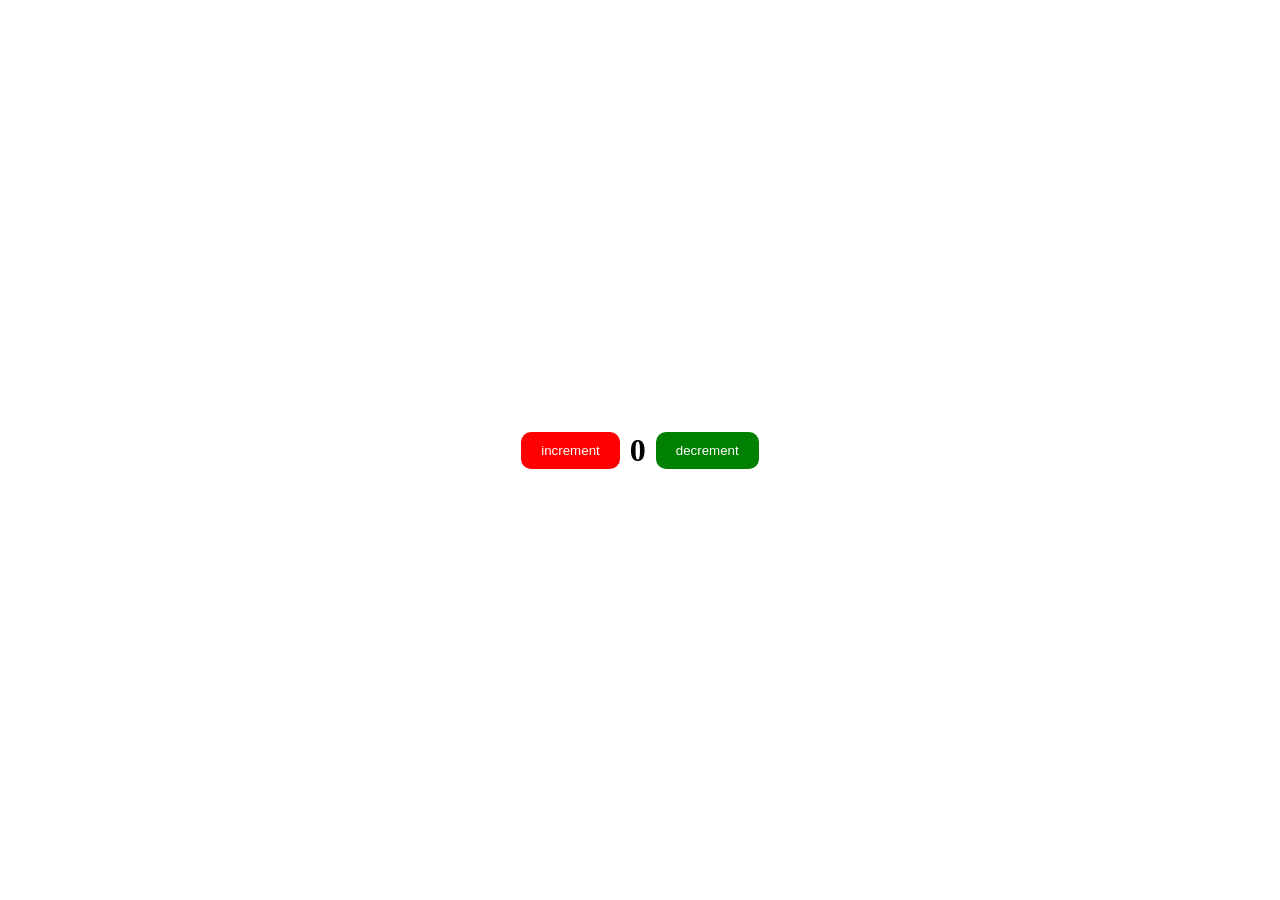
<file: 2-dars/index.html>
<!doctype html>
<html lang="en">
  <head>
    <meta charset="UTF-8" />
    <meta name="viewport" content="width=device-width, initial-scale=1.0" />
    <title>Document</title>
    <link rel="stylesheet" href="./style.css" />
  </head>
  <body>
    <div>
      <button onclick="increment()">increment</button>
      <h1 id="p">0</h1>
      <button onclick="decrement()">decrement</button>
    </div>
    <script src="./app.js"></script>
  </body>
</html>
</file>
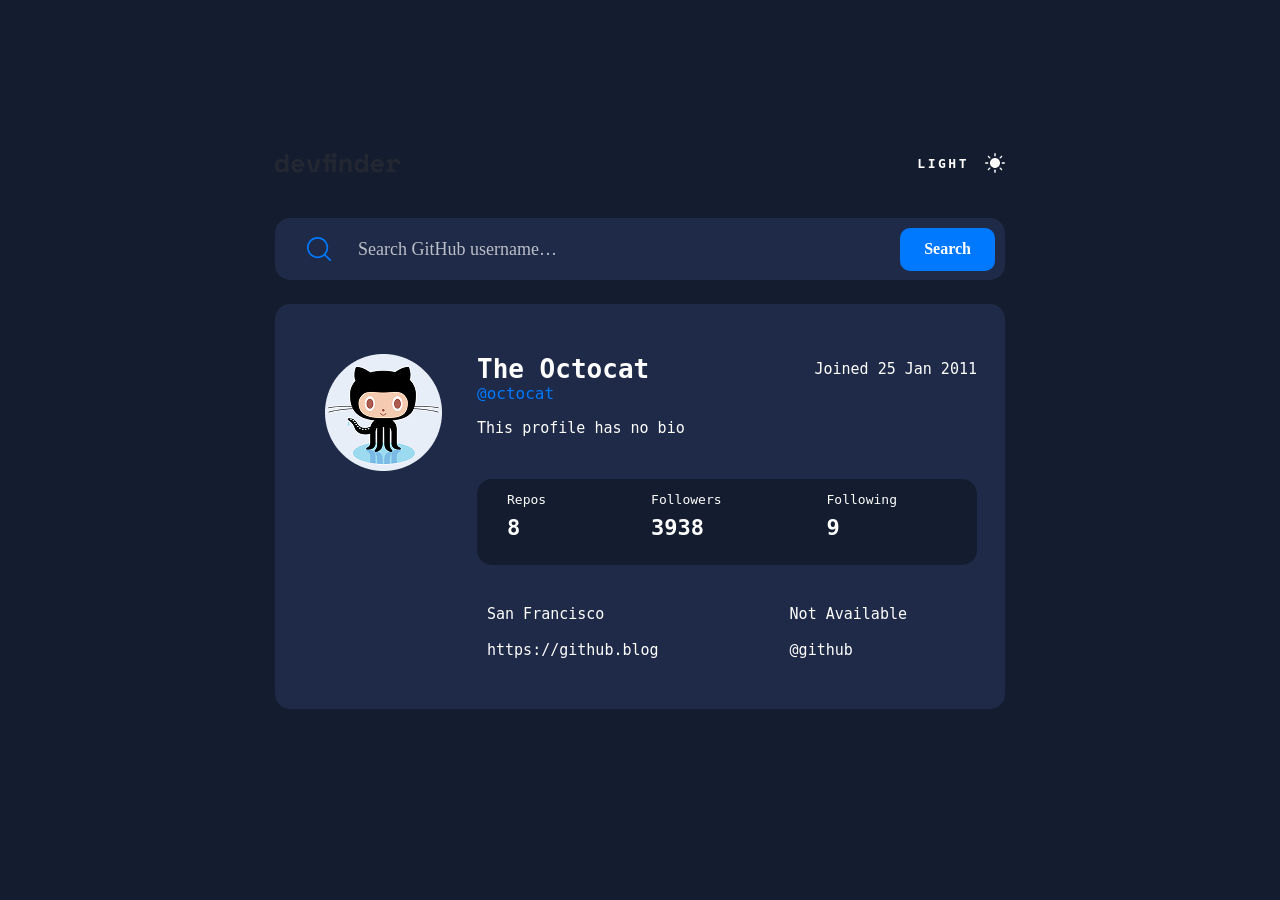
<file: 3-dars/vazifa/index.html>
<!doctype html>
<html lang="en">
  <head>
    <meta charset="UTF-8" />
    <meta name="viewport" content="width=device-width, initial-scale=1.0" />
    <title>Devfinder</title>
    <link rel="stylesheet" href="./css/style.css" />
  </head>
  <body>
    <div class="wrapper">
      <div class="navbar container">
        <img class="logo" src="./img/devfinder.png" alt="Brand-logo" />
        <div class="nav-dark">
          <p class="dark-p">LIGHT</p>
          <img class="theme-img" src="./img/sun.svg" alt="theme-icon" />
        </div>
      </div>
      <div class="hero container">
        <form class="search-form" action="">
          <label for="search-input" class="search-label">
            <img src="./img/Combined-Shape.svg" alt="izlash-ikonkasi" />
          </label>
          <input
            id="search-input"
            class="search-input"
            type="text"
            placeholder="Search GitHub username…"
          />
          <button type="submit" class="search-btn">Search</button>
        </form>
      </div>
      <div class="card">
        <div class="main container">
          <div class="main-img">
            <img src="./img/cat-img.png" alt="Bitmap" />
          </div>
          <div class="main-title">
            <div class="sarlavha">
              <div class="sarlavha-title">
                <h2>The Octocat</h2>
                <p>Joined 25 Jan 2011</p>
              </div>
              <a href="#">@octocat</a>
              <p>This profile has no bio</p>
            </div>
            <div class="reyting">
              <div class="repos">
                <p>Repos</p>
                <h4>8</h4>
              </div>
              <div class="repos">
                <p>Followers</p>
                <h4>3938</h4>
              </div>
              <div class="repos">
                <p>Following</p>
                <h4>9</h4>
              </div>
            </div>
            <div class="call">
              <div class="cards">
                <div class="card">
                  <i class="glyph glyph-d"></i>
                  <p>San Francisco</p>
                </div>
                <div class="card">
                  <i class="glyph glyph-c"></i>
                  <p>https://github.blog</p>
                </div>
              </div>
              <div class="cards">
                <div class="card">
                  <i class="glyph glyph-a"></i>
                  <p>Not Available</p>
                </div>
                <div class="card">
                  <i class="glyph glyph-b"></i>
                  <p>@github</p>
                </div>
              </div>
            </div>
          </div>
        </div>
      </div>
    </div>
    <!-- Agar papkangiz nomi rostdan ham "ls" bo'lsa, "./ls/app.js" qoldiring -->
    <script src="./ls/app.js"></script>
  </body>
</html>
</file>
<file: 2-dars/style.css>
* {
  margin: 0;
  padding: 0;
  box-sizing: border-box;
}

body {
  height: 100vh;
  display: flex;
  align-items: center;
  justify-content: center;
  flex-direction: column;
}

div {
  display: flex;
  gap: 10px;
}

button {
  border: none;
  padding: 10px 20px;
  border-radius: 10px;
  cursor: pointer;
}
button:nth-child(1) {
  background-color: red;
  color: white;
}

button:nth-child(3) {
  background-color: green;
  color: white;
}
</file>
<file: 3-dars/vazifa/css/style.css>
:root {
  --dark_mood: #141d2f;
  --light_mood: #fefefe;
  --const-color: #0079ff;
  --input_bg_color: #1e2a47;
  --reyting_color: #141d2f;
}

.dark_light {
  --dark_mood: #f6f8ff;
  --light_mood: #141d2f;
  --input_bg_color: #fefefe;
  --reyting_color: #f6f8ff;
}

* {
  border: 0;
  margin: 0;
  box-sizing: border-box;
}

.container {
  max-width: 730px;
  width: 100%;
}

body {
  background-color: var(--dark_mood);
  display: flex;
  justify-content: center;
  transition: background-color 0.3s ease;
}

.navbar {
  display: flex;
  justify-content: space-between;
  align-items: center;
  height: 38px;
  margin-top: 144px;
  margin-bottom: 36px;
}

.nav-dark {
  display: flex;
  gap: 16px;
  align-items: center;
  cursor: pointer;
  user-select: none;
}

.dark-p {
  color: var(--light_mood);
  font-family: "My-mono", monospace;
  font-weight: 700;
  font-size: 13px;
  letter-spacing: 2.5px;
}

.hero {
  background-color: var(--input_bg_color);
  border-radius: 15px;
  padding: 9.5px 10px 9.5px 32px;
  margin-bottom: 24px;
}

.search_shadow {
  box-shadow: 0px 16px 30px -10px rgba(70, 96, 187, 0.2);
}

.search-form {
  display: flex;
  align-items: center;
  justify-content: space-between;
  gap: 24px;
}

.search-label {
  display: flex;
  align-items: center;
  cursor: pointer;
}

.search-input {
  flex-grow: 1;
  border: none;
  outline: none;
  font-family: inherit;
  font-size: 18px;
  color: var(--light_mood);
  background: transparent;
}

.search-input::placeholder {
  color: var(--light_mood);
  opacity: 0.7;
}

.search-btn {
  background-color: #0079ff;
  color: #ffffff;
  font-family: inherit;
  font-size: 16px;
  font-weight: 700;
  border: none;
  border-radius: 10px;
  padding: 12.5px 24px;
  cursor: pointer;
  transition: background-color 0.2s ease;
}

.search-btn:hover {
  background-color: #60abff;
}

.main {
  background-color: var(--input_bg_color);
  padding: 50px;
  border-radius: 15px;
  display: flex;
  gap: 35px;
}

.main .main-title {
  display: flex;
  gap: 40px;
  flex-direction: column;
}

.main .sarlavha {
  display: flex;
  width: 500px;
  flex-direction: column;
}

.main .sarlavha .sarlavha-title {
  width: 100%;
  display: flex;
  align-items: center;
  justify-content: space-between;
}

.main .sarlavha .sarlavha-title h2 {
  font-family: "My-mono", monospace;
  font-weight: 700;
  font-size: 26px;
  color: var(--light_mood);
}

.main .sarlavha .sarlavha-title p {
  font-family: "My-mono", monospace;
  font-weight: 400;
  font-size: 15px;
  color: var(--light_mood);
}

.main .sarlavha a {
  text-decoration: none;
  color: var(--const-color);
  font-family: "My-mono", monospace;
  font-weight: 400;
  font-size: 16px;
  margin-bottom: 15px;
}

.main .sarlavha p {
  color: var(--light_mood);
  font-family: "My-mono", monospace;
  font-weight: 400;
  font-size: 15px;
  line-height: 1.4;
}

.main .reyting {
  display: flex;
  justify-content: space-between;
  align-items: center;
  background-color: var(--reyting_color);
  padding: 13px 80px 25px 30px;
  border-radius: 15px;
}

.main .reyting .repos {
  display: flex;
  flex-direction: column;
  gap: 8px;
}

.main .reyting .repos p {
  font-family: "My-mono", monospace;
  font-weight: 400;
  font-size: 13px;
  color: var(--light_mood);
}

.main .reyting .repos h4 {
  font-family: "My-mono", monospace;
  font-weight: 700;
  font-size: 22px;
  color: var(--light_mood);
}

.main .call {
  display: flex;
  justify-content: space-between;
  width: 430px;
  gap: 20px;
}

.main .call .cards {
  display: flex;
  justify-content: flex-start;
  align-items: flex-start;
  flex-direction: column;
  gap: 18px;
}

.main .call .card {
  display: flex;
  gap: 10px;
  align-items: center;
  justify-content: flex-start;
  font-family: "My-mono", monospace;
  font-weight: 400;
  font-size: 15px;
  color: var(--light_mood);
}
</file>
